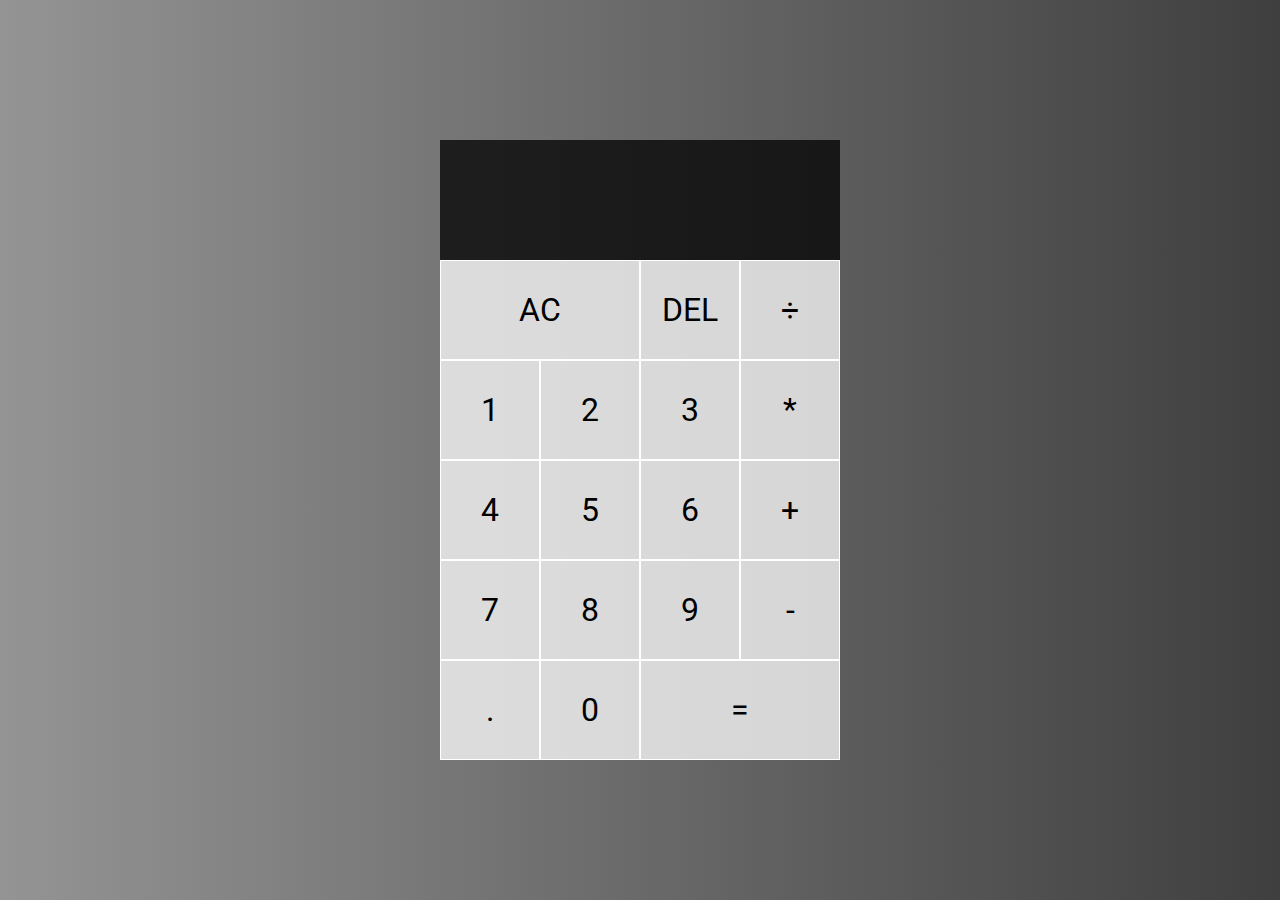
<file: calculatorWithClass/index.html>
<!DOCTYPE html>
<html lang="en">
  <head>
    <meta charset="UTF-8" />
    <meta http-equiv="X-UA-Compatible" content="IE=edge" />
    <meta name="viewport" content="width=device-width, initial-scale=1.0" />
    <link rel="stylesheet" href="styles.css" />
    <script src="app.js" defer></script>
    <title>Calculator</title>
  </head>
  <body>
    <div class="calculator-grid">
      <div class="display">
        <div data-previous-calc class="previous-calc"></div>
        <div data-current-calc class="current-calc"></div>
      </div>
      <button data-all-clear class="span-two">AC</button>
      <button data-delete>DEL</button>
      <button data-operation>÷</button>
      <button data-number>1</button>
      <button data-number>2</button>
      <button data-number>3</button>
      <button data-operation>*</button>
      <button data-number>4</button>
      <button data-number>5</button>
      <button data-number>6</button>
      <button data-operation>+</button>
      <button data-number>7</button>
      <button data-number>8</button>
      <button data-number>9</button>
      <button data-operation>-</button>
      <button data-number>.</button>
      <button data-number>0</button>
      <button data-equals class="span-two">=</button>
    </div>
  </body>
</html>
</file>
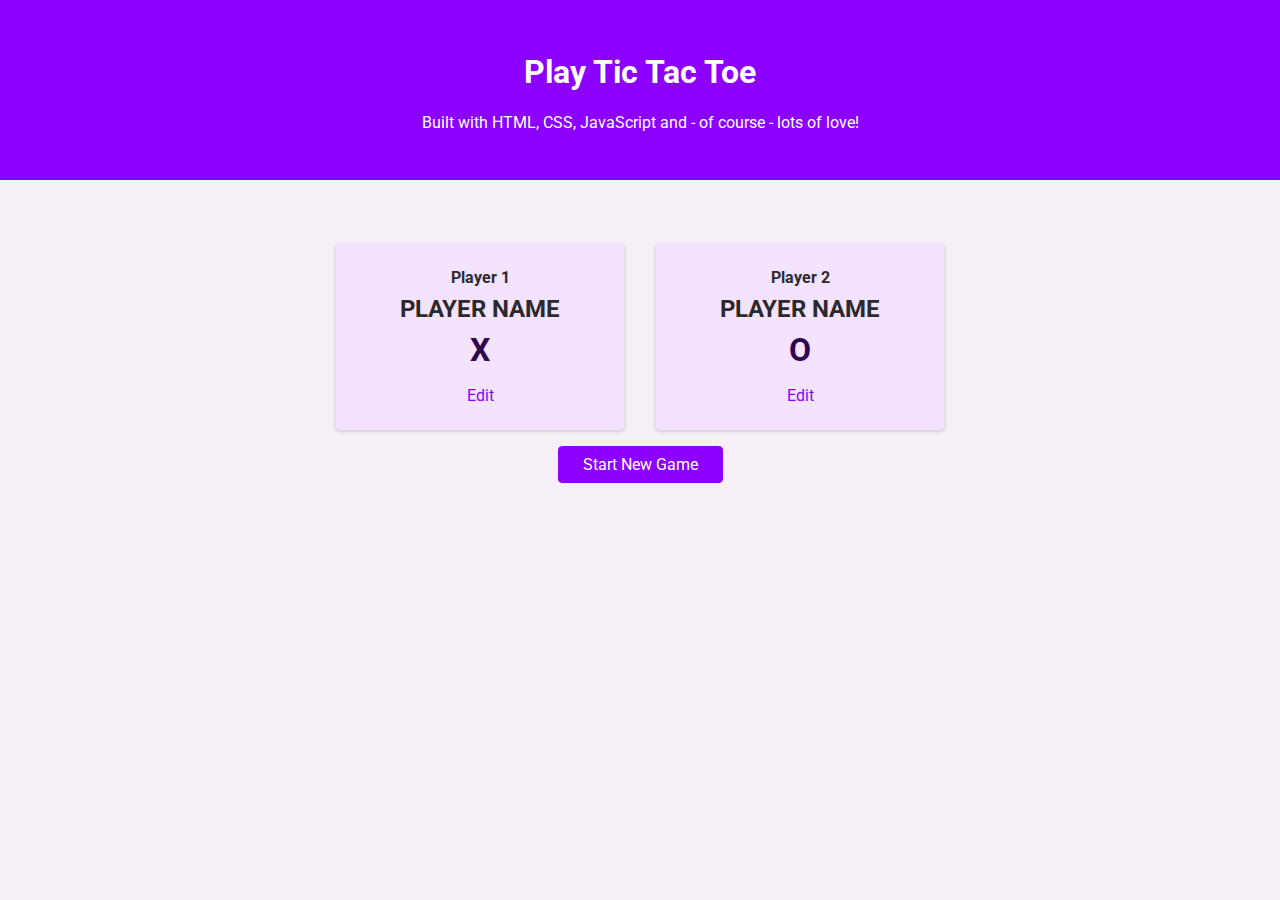
<file: tic-tac-toe/index.html>
<!DOCTYPE html>
<html lang="en">
  <head>
    <meta charset="UTF-8" />
    <meta http-equiv="X-UA-Compatible" content="IE=edge" />
    <meta name="viewport" content="width=device-width, initial-scale=1.0" />
    <link rel="preconnect" href="https://fonts.googleapis.com" />
    <link rel="preconnect" href="https://fonts.gstatic.com" crossorigin />
    <link
      href="https://fonts.googleapis.com/css2?family=Roboto:wght@400;700&display=swap"
      rel="stylesheet"
    />
    <link rel="stylesheet" href="styles/styles.css" />
    <link rel="stylesheet" href="styles/overlays.css" />
    <link rel="stylesheet" href="styles/configuration.css" />
    <link rel="stylesheet" href="styles/game.css" />

    <script src="scripts/config.js" defer></script>
    <script src="scripts/game.js" defer></script>
    <script src="scripts/app.js" defer></script>
  </head>
  <body>
    <div id="backdrop"></div>
    <header id="main-header">
      <h1>Play Tic Tac Toe</h1>
      <p>Built with HTML, CSS, JavaScript and - of course - lots of love!</p>
    </header>
    <main>
      <aside class="modal" id="config-overlay">
        <h2>Choose your name</h2>
        <form>
          <div class="form-control">
            <label for="playername">Player name</label>
            <input type="text" name="playername" id="playername" required />
          </div>
          <p id="config-errors"></p>
          <div>
            <button type="reset" class="btn btn-alt" id="cancel-config-btn">
              Cancel
            </button>
            <button type="submit" class="btn">Confirm</button>
          </div>
        </form>
      </aside>
      <section id="game-configuration">
        <ol>
          <li>
            <article id="player-1-data">
              <h2>Player 1</h2>
              <h3>PLAYER NAME</h3>
              <p class="player-symbol">X</p>
              <button
                class="btn btn-alt"
                id="edit-player-1-btn"
                data-playerid="1"
              >
                Edit
              </button>
            </article>
          </li>
          <li>
            <article id="player-2-data">
              <h2>Player 2</h2>
              <h3>PLAYER NAME</h3>
              <p class="player-symbol">O</p>
              <button
                class="btn btn-alt"
                id="edit-player-2-btn"
                data-playerid="2"
              >
                Edit
              </button>
            </article>
          </li>
        </ol>
        <button class="btn" id="start-game-btn">Start New Game</button>
      </section>
      <section id="active-game">
        <article id="game-over">
          <h2></h2>
          <p>Click "Start New Game" above, to start new game!</p>
        </article>

        <p>It's your turn <span id="active-player-name">PLAYER NAME</span>!</p>
        <ol id="game-board">
          <li data-col="1" data-row="1"></li>
          <li data-col="2" data-row="1"></li>
          <li data-col="3" data-row="1"></li>

          <li data-col="1" data-row="2"></li>
          <li data-col="2" data-row="2"></li>
          <li data-col="3" data-row="2"></li>

          <li data-col="1" data-row="3"></li>
          <li data-col="2" data-row="3"></li>
          <li data-col="3" data-row="3"></li>
        </ol>
      </section>
    </main>
  </body>
</html>
</file>
<file: calculatorWithClass/styles.css>
@import url("https://fonts.googleapis.com/css2?family=Roboto&display=swap");

*,
*:before,
*:after {
  box-sizing: border-box;
  font-family: "Roboto", sans-serif;
  padding: 0;
  margin: 0;
}

body {
  background: linear-gradient(to right, #949494, #3f3f3f);
}

.calculator-grid {
  display: grid;
  justify-content: center;
  align-content: center;
  min-height: 100vh;
  grid-template-columns: repeat(4, 100px);
  grid-template-rows: minmax(120px, auto) repeat(5, 100px);
}

.calculator-grid > button {
  cursor: pointer;
  font-size: 2rem;
  border: 1px solid #fff;
  outline: none;
  background-color: rgba(255, 255, 255, 0.75);
}

.calculator-grid > button:hover {
  background-color: rgba(255, 255, 255, 0.9);
}

.span-two {
  grid-column: span 2;
}

.display {
  grid-column: 1 / -1;
  background-color: rgba(0, 0, 0, 0.75);
  display: flex;
  align-items: flex-end;
  justify-content: space-around;
  flex-direction: column;
  padding: 1.2rem;
  word-wrap: break-word;
  word-break: break-all;
}

.display .previous-calc {
  color: rgba(255, 255, 255, 0.75);
  font-size: 1.5rem;
}

.display .current-calc {
  color: #fff;
  font-size: 2.2rem;
}
</file>
<file: tic-tac-toe/styles/styles.css>
:root {
  --background-primary: white;
  --primary-color: rgb(140, 0, 255);
  --gameboard-primary: rgb(215, 187, 247);
  --gameboard-secondary: rgb(112, 13, 204);
  --dark-text: rgb(50, 5, 87);
  --btn-primary: rgb(140, 0, 255);
  --btn-primary-light: rgb(230, 201, 252);
  --btn-secondary: rgb(79, 10, 190);
}

body {
  margin: 0;
  font-family: "Roboto", sans-serif;
  color: rgb(44, 41, 44);
  background-color: rgb(247, 239, 247);
}

#main-header {
  background-color: var(--btn-primary);
  color: white;
  padding: 2rem 5%;
  text-align: center;
}

.btn {
  font: inherit;
  padding: 0.5rem 1.5rem;
  background-color: var(--btn-primary);
  border: 1px solid var(--btn-primary);
  color: var(--background-primary);
  border-radius: 4px;
  cursor: pointer;
}

.btn-alt {
  border-color: transparent;
  background-color: transparent;
  color: var(--btn-primary);
}

.btn:hover {
  background-color: var(--btn-secondary);
  border-color: var(--btn-secondary);
}

.btn-alt:hover {
  background-color: var(--btn-primary-light);
  border-color: transparent;
}
</file>
<file: tic-tac-toe/styles/overlays.css>
.modal {
  position: fixed;
  top: 20%;
  left: 5%;
  width: 90%;
  background-color: var(--background-primary);
  padding: 1rem;
  border-radius: 6px;
  box-shadow: 0 2px 8px rgba(0, 0, 0, 0.2);
  display: none;
}

#backdrop {
  position: fixed;
  top: 0;
  left: 0;
  width: 100%;
  height: 100%;
  background-color: rgba(0, 0, 0, 0.7);
  display: none;
}

@media (min-width: 48rem) {
  .modal {
    left: calc(50% - 20rem);
    width: 40rem;
  }
}
</file>
<file: tic-tac-toe/styles/configuration.css>
#config-overlay {
  text-align: center;
}

#config-overlay h2 {
  margin: 0.5rem 0;
}

.form-control {
  margin: 0.5rem 0;
}

.form-control label {
  display: block;
  margin-bottom: 0.5rem;
  font-weight: bold;
}

.form-control input {
  font: inherit;
  border: 1px solid rgb(204, 204, 204);
  width: 15rem;
}

.error input {
  border-color: rgb(136, 2, 2);
  color: rgb(136, 2, 2);
  background-color: rgb(253, 219, 219);
}

.error label {
  color: rgb(136, 2, 2);
}

#game-configuration {
  width: 90%;
  max-width: 40rem;
  margin: 3rem auto;
  text-align: center;
}

#game-configuration ol {
  list-style: none;
  margin: 0;
  padding: 0;
  display: flex;
}

#game-configuration li {
  margin: 1rem;
  padding: 1rem;
  width: 50%;
  background-color: rgb(243, 227, 255);
  border-radius: 4px;
  box-shadow: 0 1px 4px rgba(0, 0, 0, 0.2);
}

#game-configuration h2 {
  font-size: 1rem;
  margin: 0.5rem 0;
}

#game-configuration h3 {
  font-size: 1.5rem;
  margin: 0.5rem 0;
  color: rgb (94, 0, 168);
}

.player-symbol {
  font-size: 2rem;
  font-weight: bold;
  color: rgb(47, 4, 82);
  margin: 0.5rem 0;
}
</file>
<file: tic-tac-toe/styles/game.css>
#active-game {
  text-align: center;
  margin: 2rem 0 5rem 0;
  display: none;
}

#game-over {
  max-width: 40rem;
  margin: auto;
  width: 90%;
  padding: 1rem 2rem;
  background-color: var(--dark-text);
  color: var(--background-primary);
  box-shadow: 0 2px 8px rgba(0, 0, 0, 0.2);
  border-radius: 4px;
  display: none;
}

#game-over h2 {
  font-size: 2.5rem;
  margin: 0.5rem 0;
}

#active-player-name {
  font-weight: bold;
  color: var(--dark-text);
}

#game-board {
  list-style: none;
  margin: 1rem 0;
  padding: 0;
  display: grid;
  grid-template-columns: repeat(3, 6rem);
  grid-template-rows: repeat(3, 6rem);
  justify-content: center;
  gap: 0.5rem;
}

#game-board li {
  background-color: var(--gameboard-primary);
  border-radius: 2px;
  cursor: pointer;
  display: flex;
  justify-content: center;
  align-items: center;
  font-size: 2.5rem;
  font-weight: bold;
}

#game-board li:hover {
  background-color: var(--gameboard-secondary);
}

#game-board li.disabled {
  background-color: var(--gameboard-secondary);
  cursor: default;
  pointer-events: none;
}
</file>
